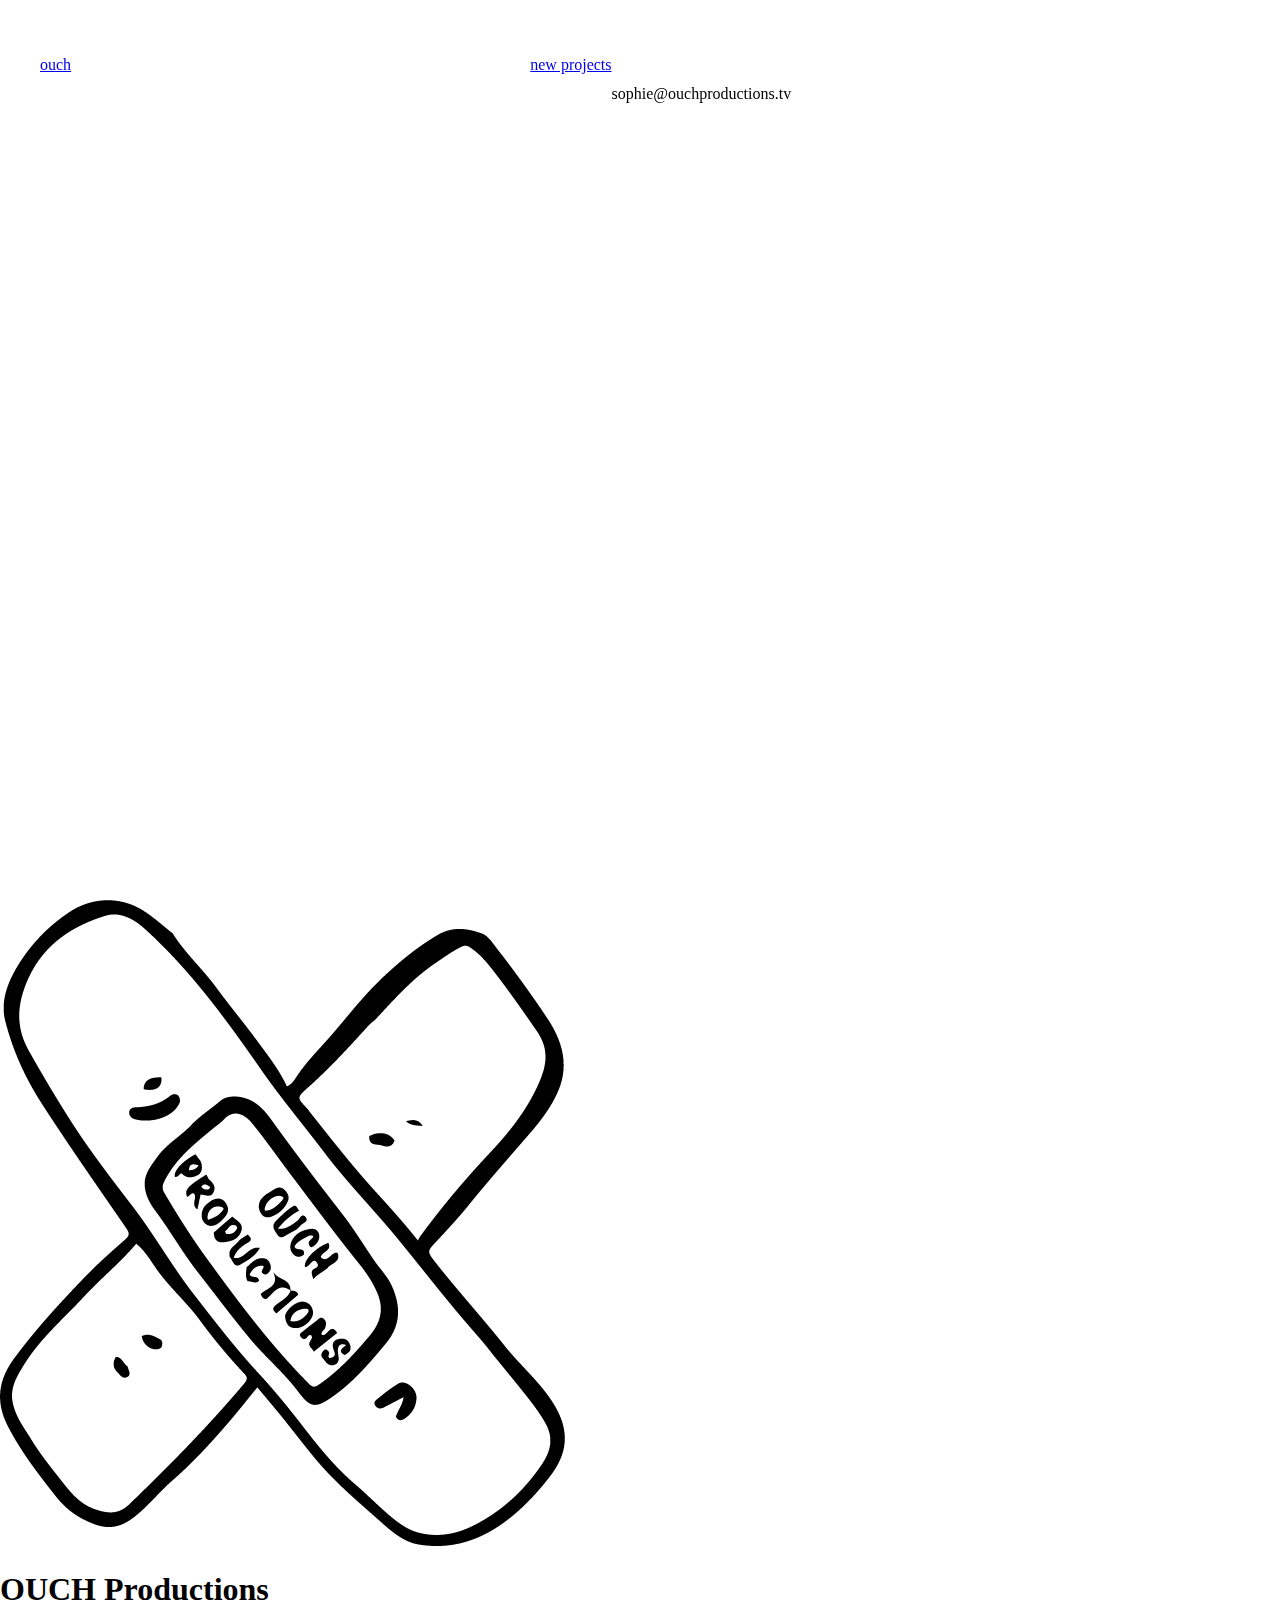
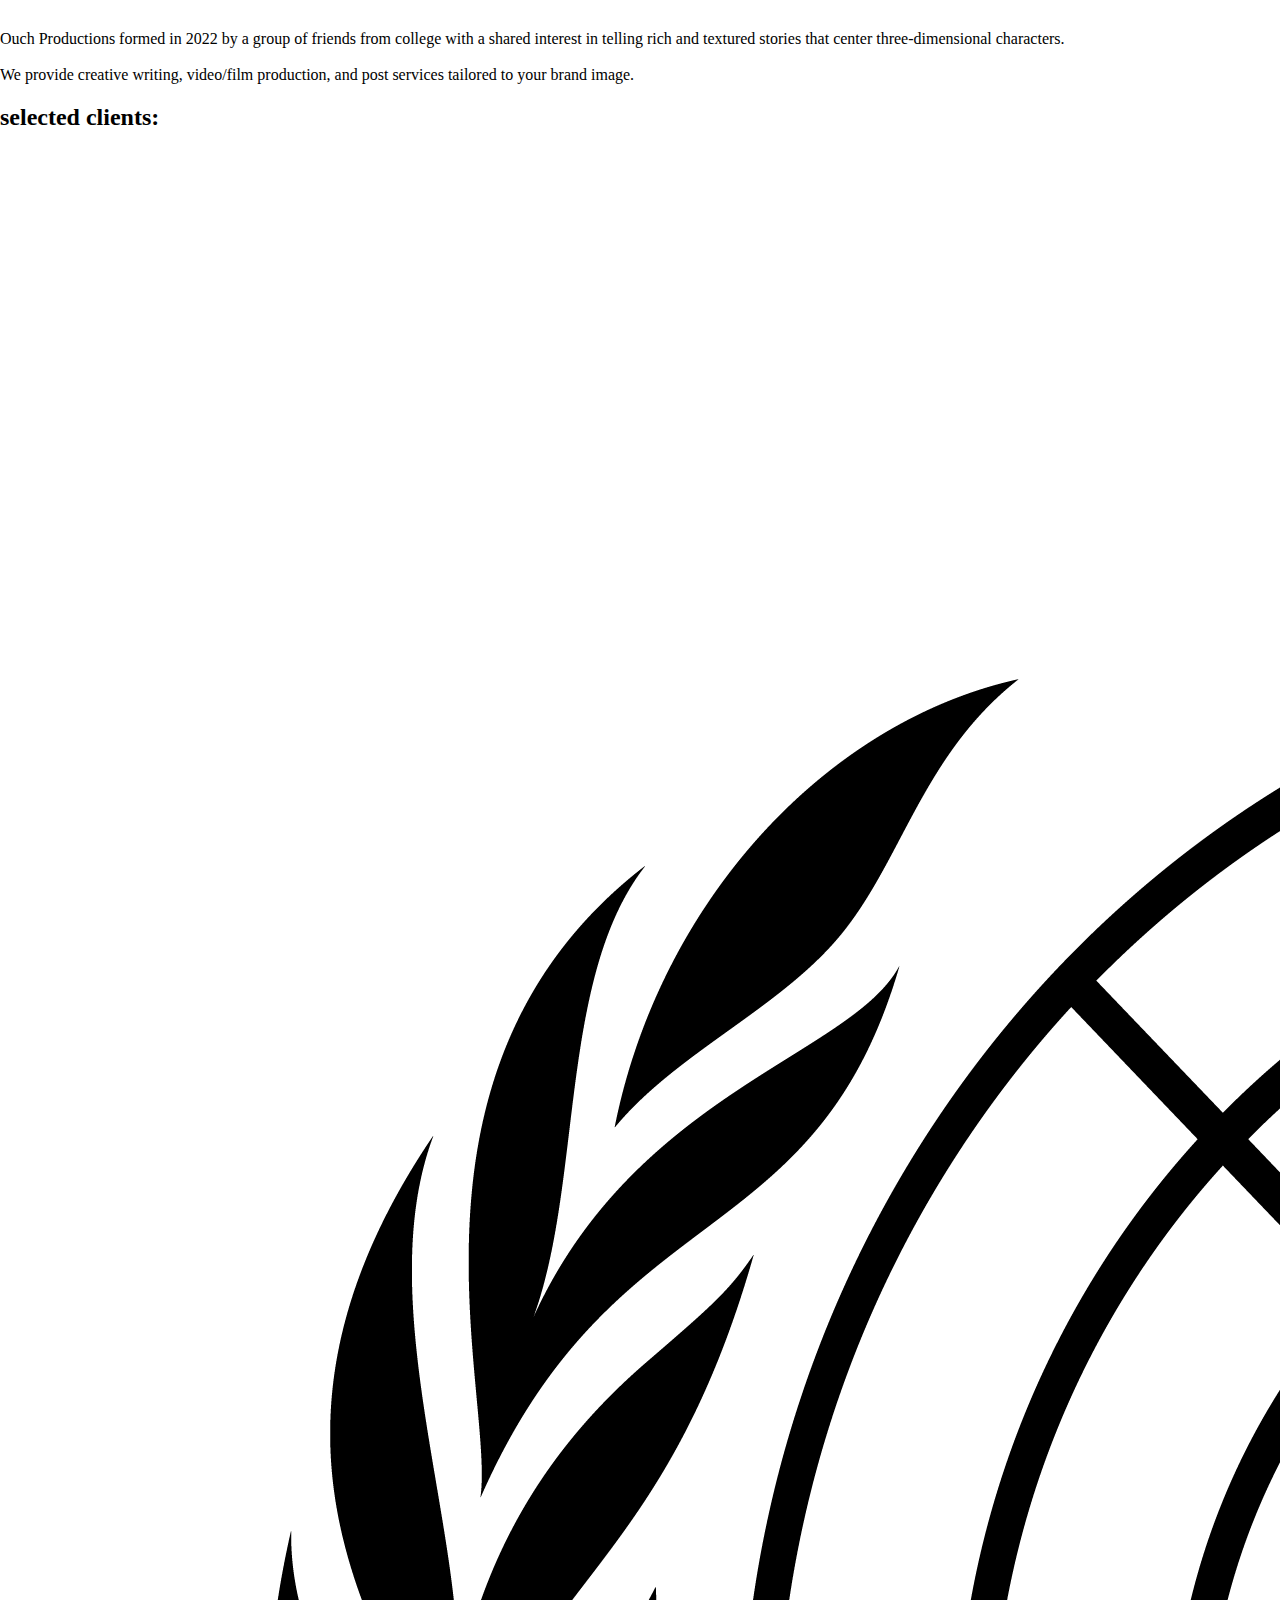
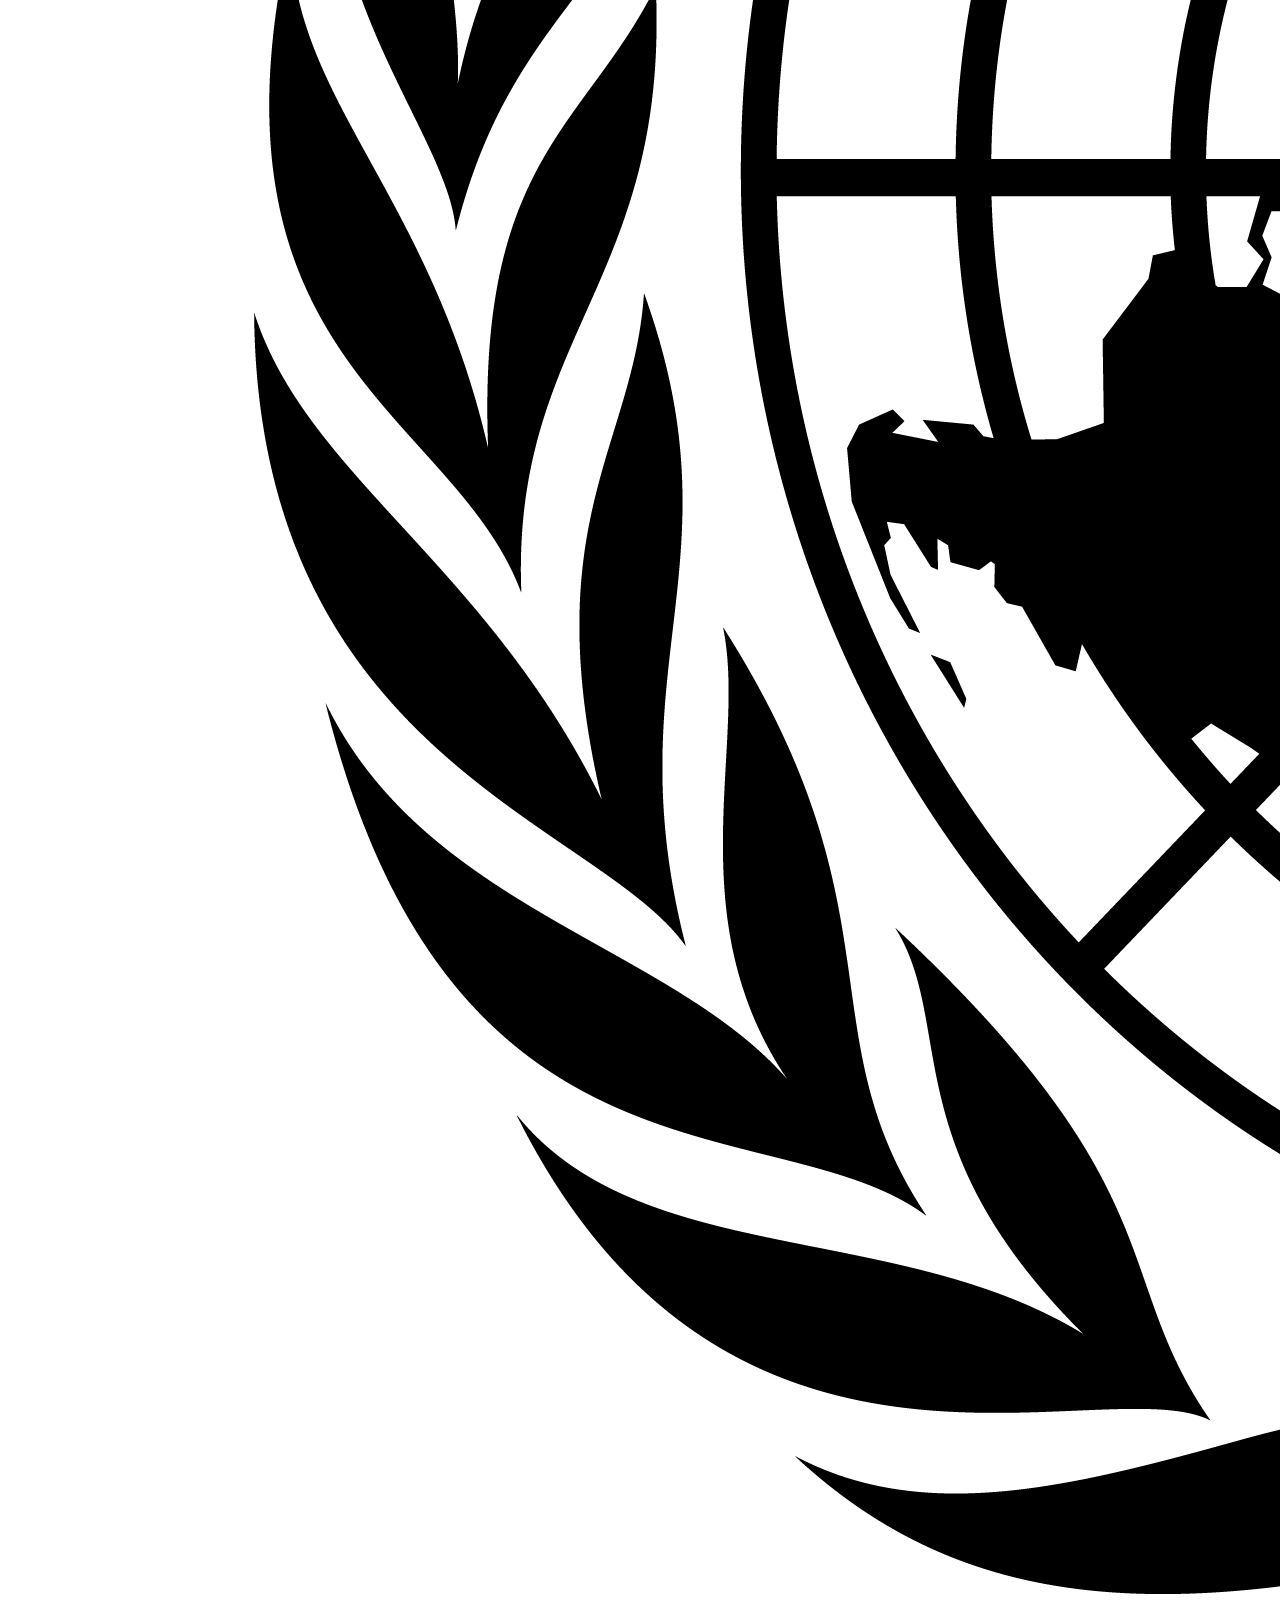
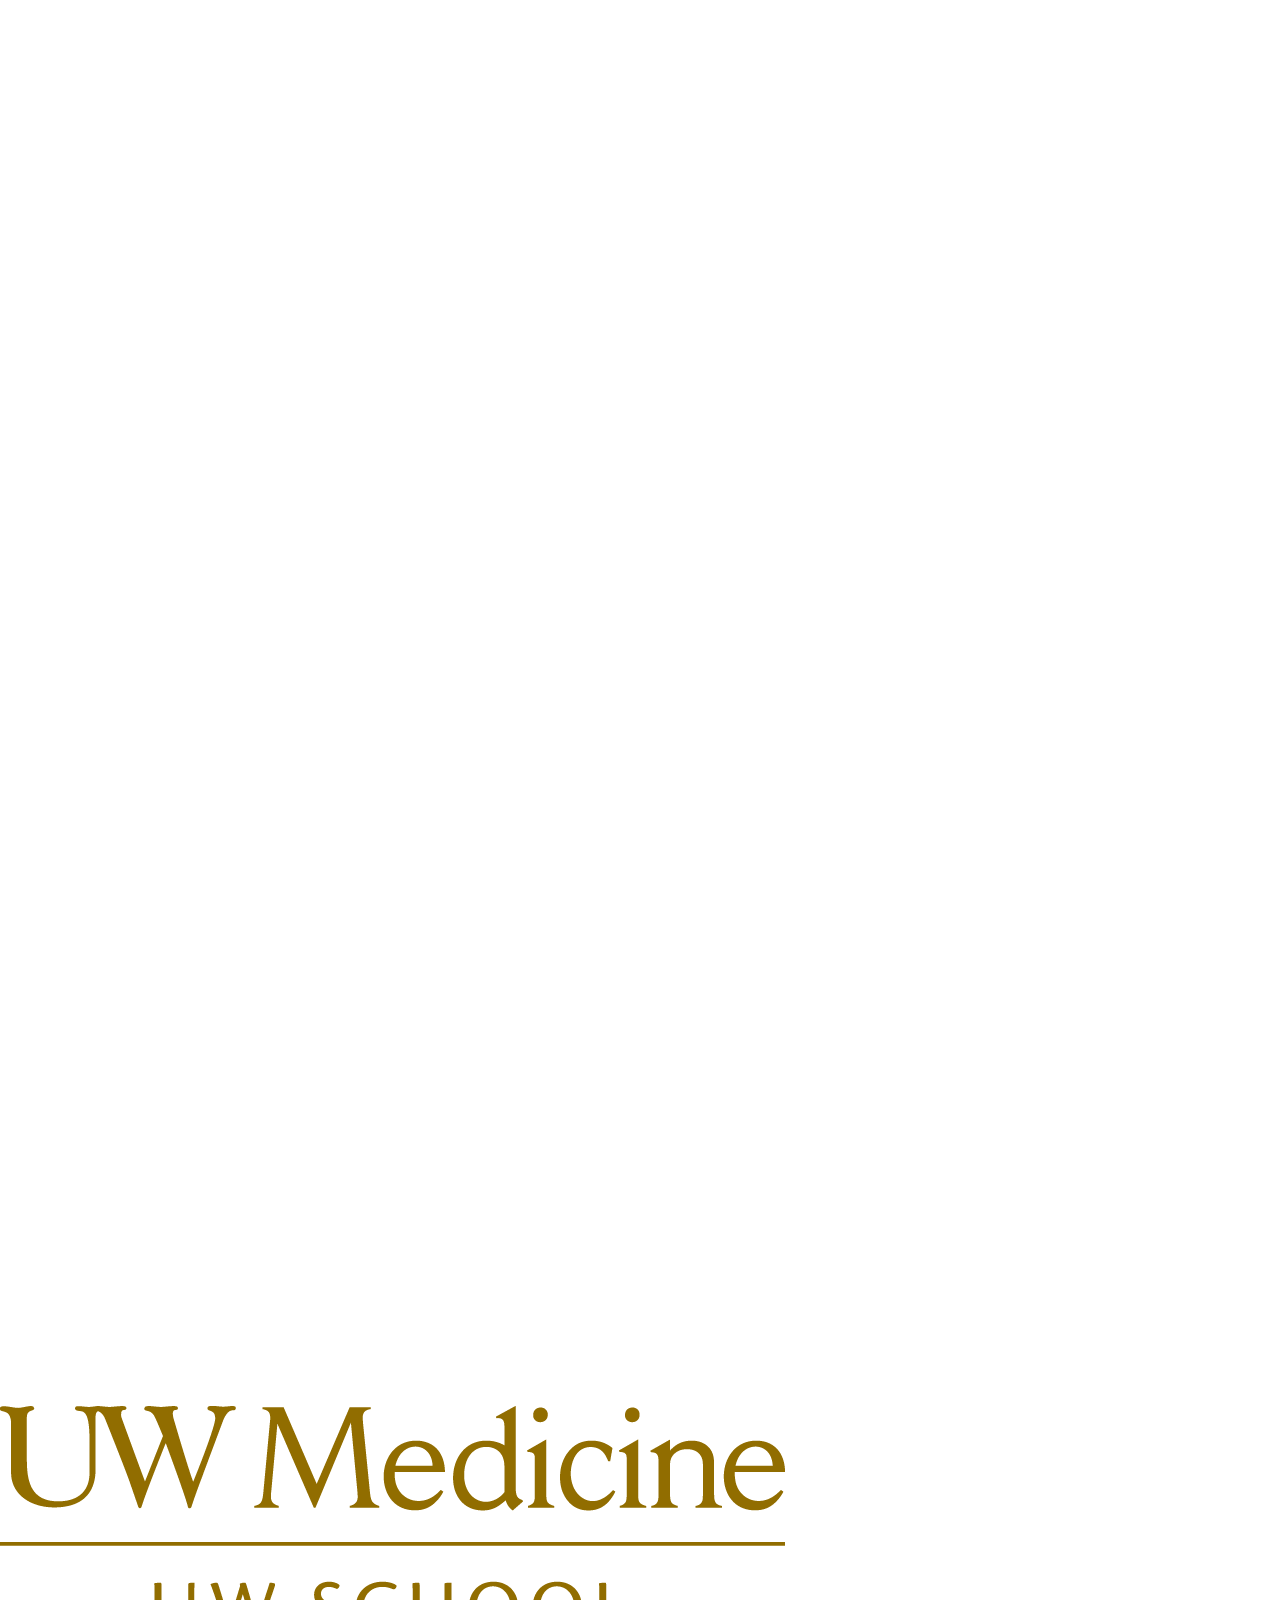
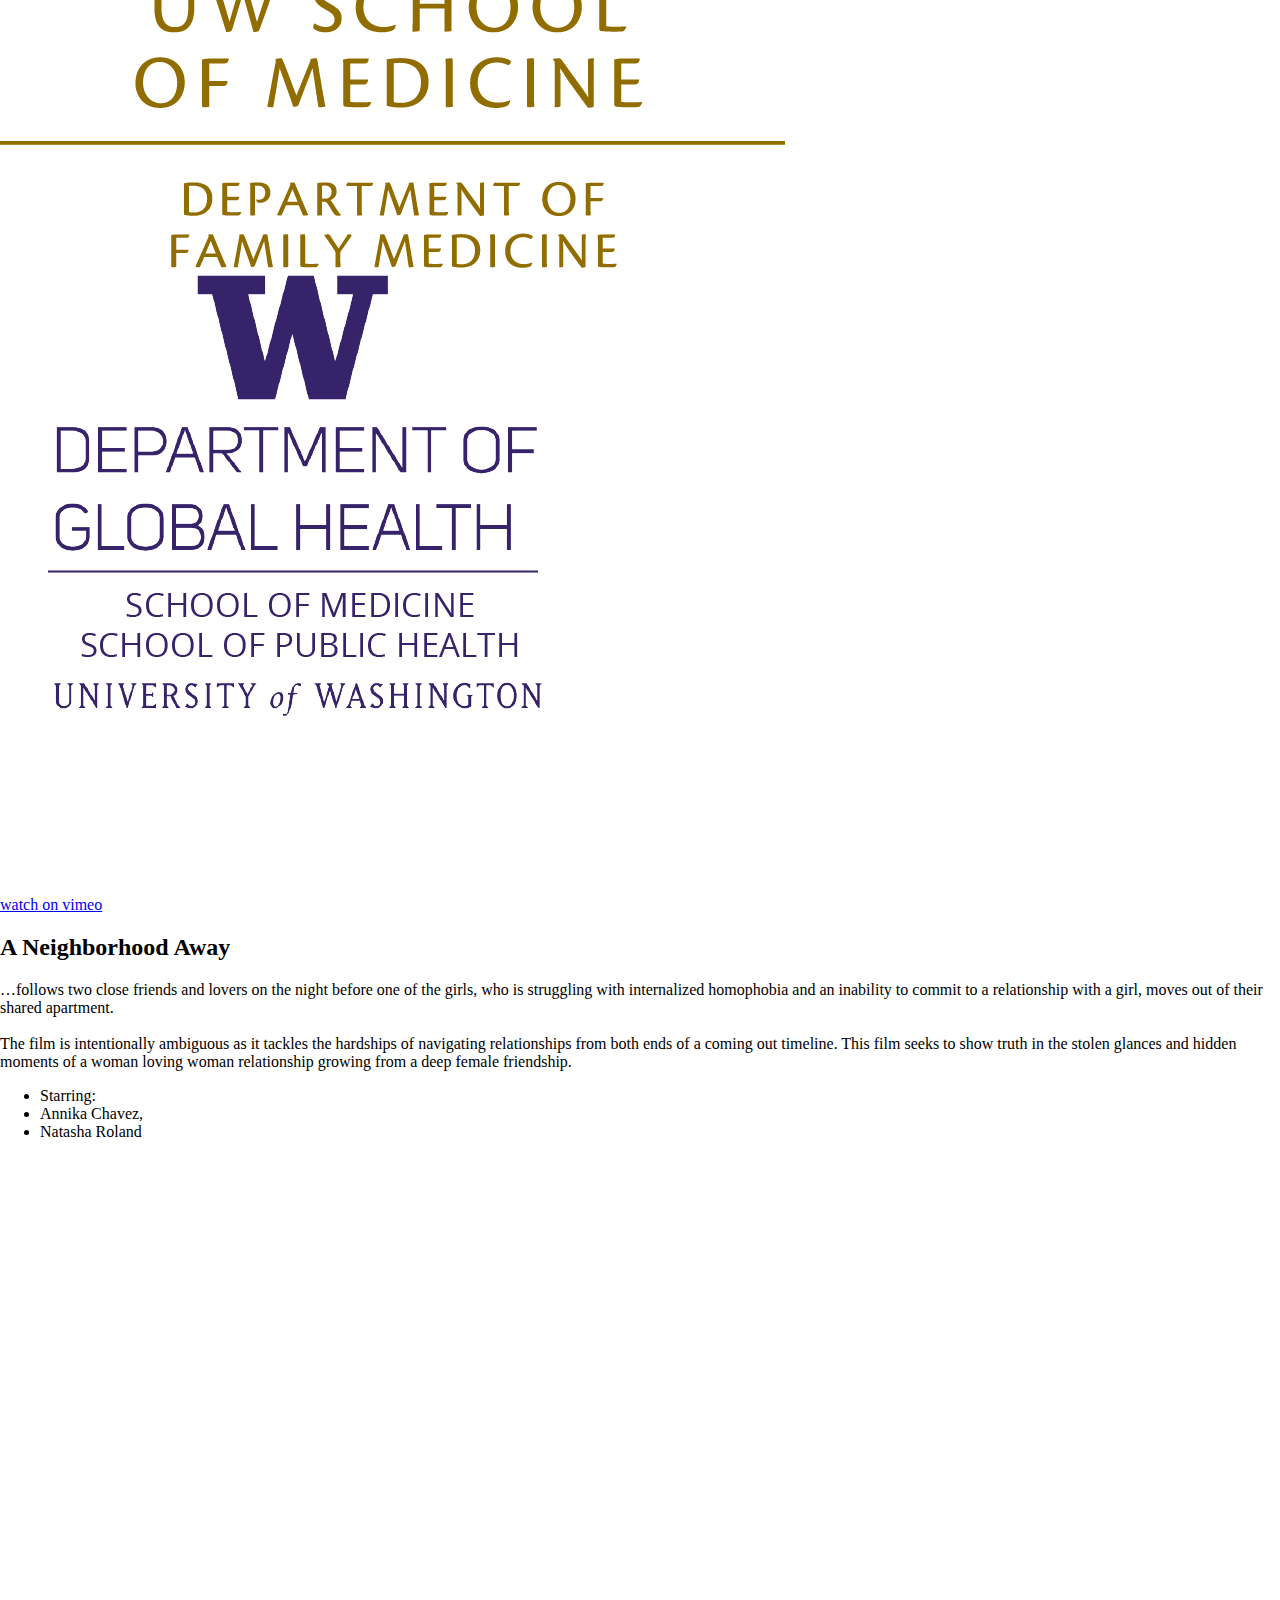
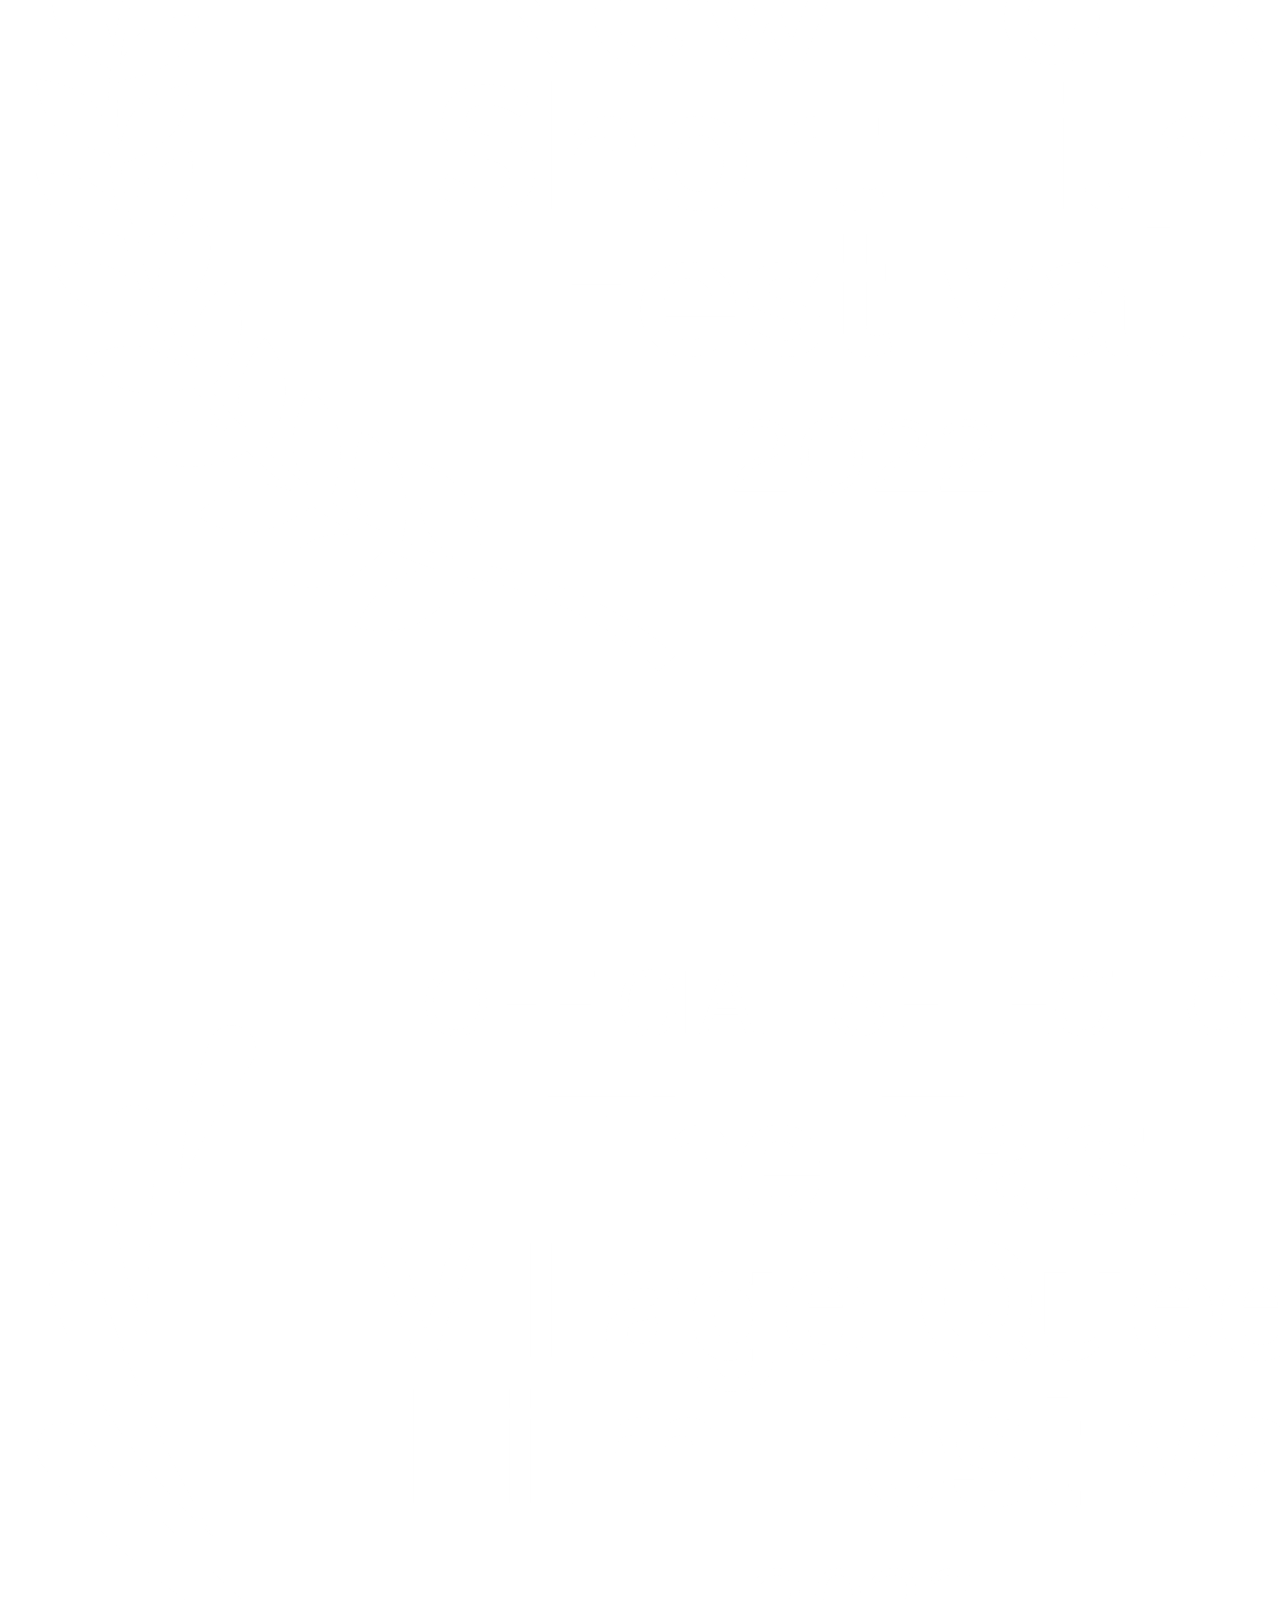
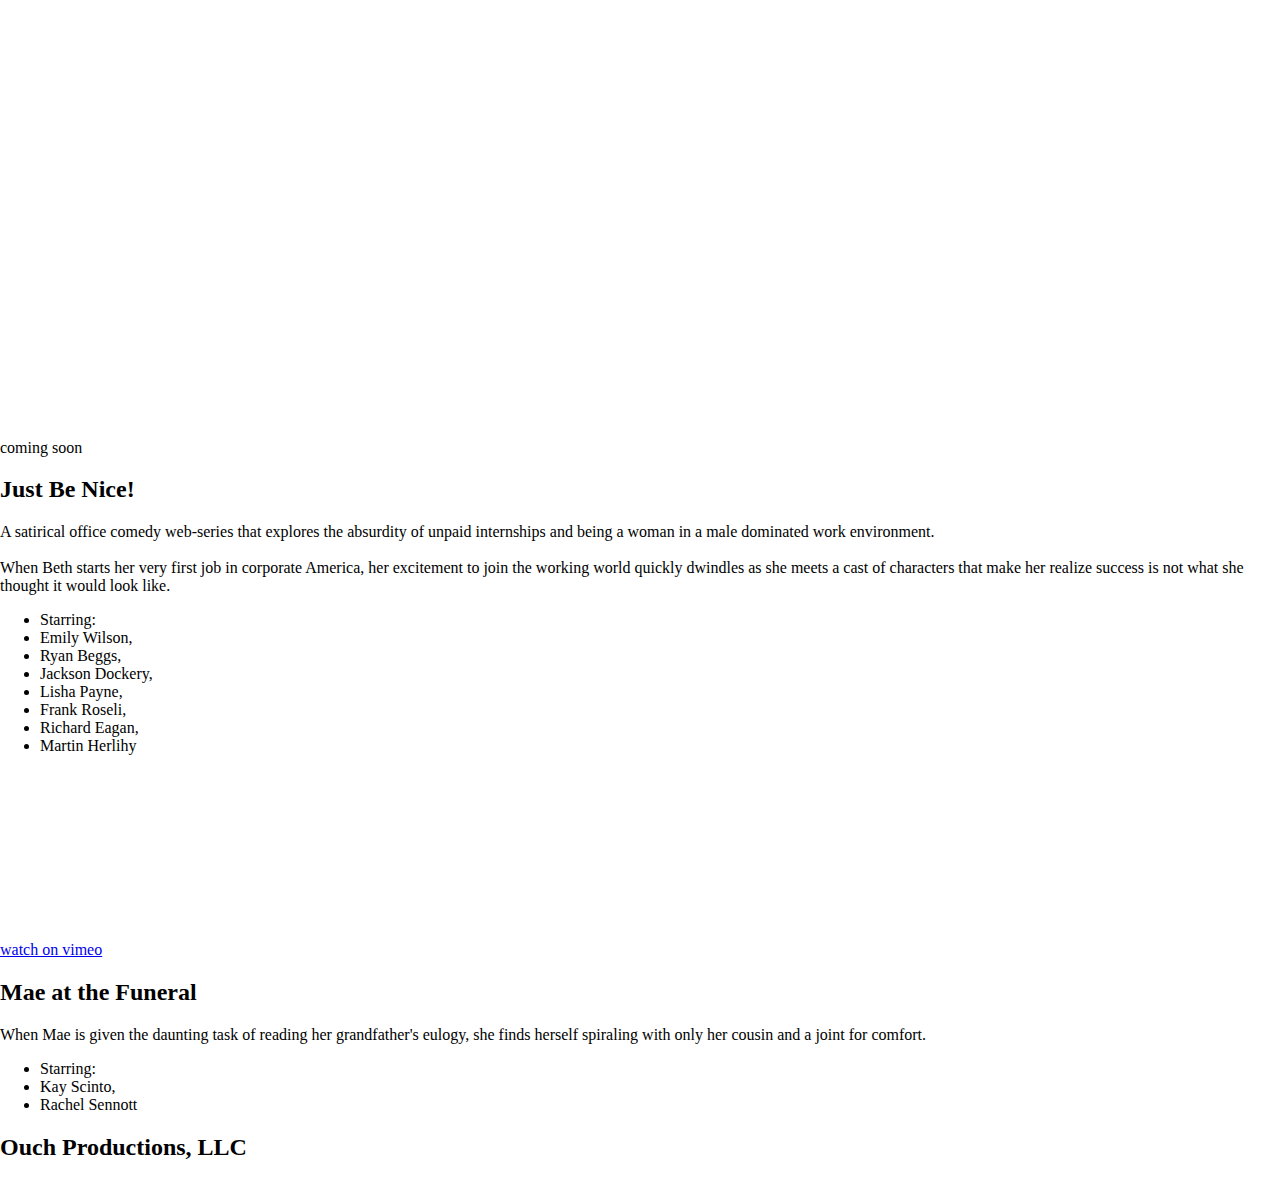
<file: index.html>
<!DOCTYPE html>
<html lang="en">
<head>
    <meta charset="UTF-8">
    <meta http-equiv="X-UA-Compatible" content="IE=edge">
    <meta name="viewport" content="width=device-width, initial-scale=1.0">
    <link rel="preconnect" href="https://fonts.googleapis.com">
    <link rel="preconnect" href="https://fonts.gstatic.com" crossorigin>
    <link href="https://fonts.googleapis.com/css2?family=Zilla+Slab:wght@400;700&display=swap" rel="stylesheet">
    <link href="https://fonts.googleapis.com/css2?family=Calistoga&display=swap" rel="stylesheet">
    <link href="./styles.css" rel="stylesheet">
    <title>OUCH</title>
    <meta name="description" content="Ouch Productions is a creatively minded company that aims at exploring holistic stories centering three-dimensional characters through a complementary lens.">
    <link rel="icon" type="image/webp" href="./assets/ouch-logo.webp">
</head>
<body>
    <div id="entrance"></div>
    <header>
        <div class="header-left">
            <a href="#" class="header-item"><p>ouch</p></a>
        </div>
        <div class="header-right">
            <a href="./projects.html"  class="header-item"><p>new projects</p></a>
            <div id="email">
                <img src="./assets/mail-icon-2.png" alt="email">
                <p>sophie@ouchproductions.tv</p>
                <!--<img src="./assets/copy.png" alt="copy email">-->
           </div>
           <a href="https://vimeo.com/user191524765" target="_blank" id="vimeo">
                <img src="./assets/vimeo-logo.png" alt="vimeo">
           </a>
        </div>
    </header>
    <main>
        <div id="banner">
            <div class="vid-wrapper">
                <video src="https://media.githubusercontent.com/media/elena-brosseau/ouch/main/assets/videos/sizzle-wide.mp4" class="wide" playsinline autoplay muted loop></video>
                <video src="https://media.githubusercontent.com/media/elena-brosseau/ouch/main/assets/videos/sizzle-mid.mp4" class="mid" playsinline autoplay muted loop></video>
            </div>
            <img src="./assets/ouch-logo.webp"  alt="OUCH Productions logo, two crossing band-aids making an X">
        </div>
        <div id="text">
            <div id="about-text">
                <h1>OUCH Productions</h1>
                <p>
                     Ouch Productions formed in 2022 by a group of friends from college with a shared interest in telling rich and textured stories that center three-dimensional characters. 
                    <br><br>
                    We provide creative writing, video/film production, and post services tailored to your brand image.
                </p>
            </div>
            <div id="selected">
                <h2>selected clients:</h2>
                <div id="clients">
                    <img src="./assets/PHILIPPINES WPRO logo 2022 BK.png" alt="WHO Philippines">
                    <img class="center" src="./assets/SOM_Family.Medicine.png" alt="">
                    <img src="./assets/DGHLogoCenteredStackedwithSchools-purple.png" alt="">
                </div>
            </div>
        </div>
        <div id="projects">
            <div class="vid-section first">
                <div class="vid">
                    <a href="https://vimeo.com/792414141" target="_blank">
                        <video id="ANA-vid" src="https://media.githubusercontent.com/media/elena-brosseau/ouch/main/assets/videos/ana-clip.mp4" playsinline autoplay muted loop></video>
                        <p>watch on vimeo</p>
                    </a>  
                </div>
                <div class="vid-text">
                    <h2>A Neighborhood Away</h2>
                    <p>…follows two close friends and lovers on the night before one of the girls, who is struggling with internalized homophobia and an inability to commit to a relationship with a girl, moves out of their shared apartment.
                    <br><br>
                    The film is intentionally ambiguous as it tackles the hardships of navigating relationships from both ends of a coming out timeline. This film seeks to show truth in the stolen glances and hidden moments of a woman loving woman relationship growing from a deep female friendship. 
                    </p>
                    <ul>
                        <li>Starring:</li>
                        <li>Annika Chavez,</li>
                        <li>Natasha Roland</li>
                    </ul>
                    <div class="laurels">
                        <img src="./assets/NYSFF-laurel.webp" alt="New York Short Film Festival 2022 Official Selection laurel">
                        <img src="./assets/EVQFF-laurel.webp" alt="East Village Queer Film Festival 2022 Official Selection laurel">
                    </div>
                </div>
            </div>
            <div class="vid-section">
                <div class="vid">
                    <video id="JBN-vid" src="https://media.githubusercontent.com/media/elena-brosseau/ouch/main/assets/videos/jbn-clip.mp4" playsinline autoplay muted loop></video>
                    <p>coming soon</p>
                </div>
                <div class="vid-text">
                    <h2>Just Be Nice!</h2>
                    <p>A satirical office comedy web-series that explores the absurdity of unpaid internships and being a woman in a male dominated work environment.
                    <br><br>
                    When Beth starts her very first job in corporate America, her excitement to join the working world quickly dwindles as she meets a cast of characters that make her realize success is not what she thought it would look like.</p>
                    <ul>
                        <li>Starring:</li>
                        <li>Emily Wilson,</li>
                        <li>Ryan Beggs,</li>
                        <li>Jackson Dockery,</li>
                        <li>Lisha Payne,</li>
                        <li>Frank Roseli,</li>
                        <li>Richard Eagan,</li>
                        <li>Martin Herlihy</li>
                    </ul>
                </div>
            </div>
            <div class="vid-section last">
                <div class="vid">
                    <a href="https://vimeo.com/793208158" target="_blank">
                        <video id="MATF-vid" src="https://media.githubusercontent.com/media/elena-brosseau/ouch/main/assets/videos/matf-clip.mp4" playsinline autoplay muted loop></video>
                        <p>watch on vimeo</p>
                    </a>
                </div>
                <div class="vid-text">
                    <h2>Mae at the Funeral</h2>
                    <p>When Mae is given the daunting task of reading her grandfather's eulogy, she finds herself spiraling with only her cousin and a joint for comfort.</p>
                    <ul>
                        <li>Starring:</li>
                        <li>Kay Scinto,</li>
                        <li>Rachel Sennott</li>
                    </ul>
                </div>
            </div>
        </div>
    </main>
    <footer>
        <h2>Ouch Productions, LLC</h2>
    </footer>
    <script src="./scripts.js"></script>
</body>
</html>
</file>
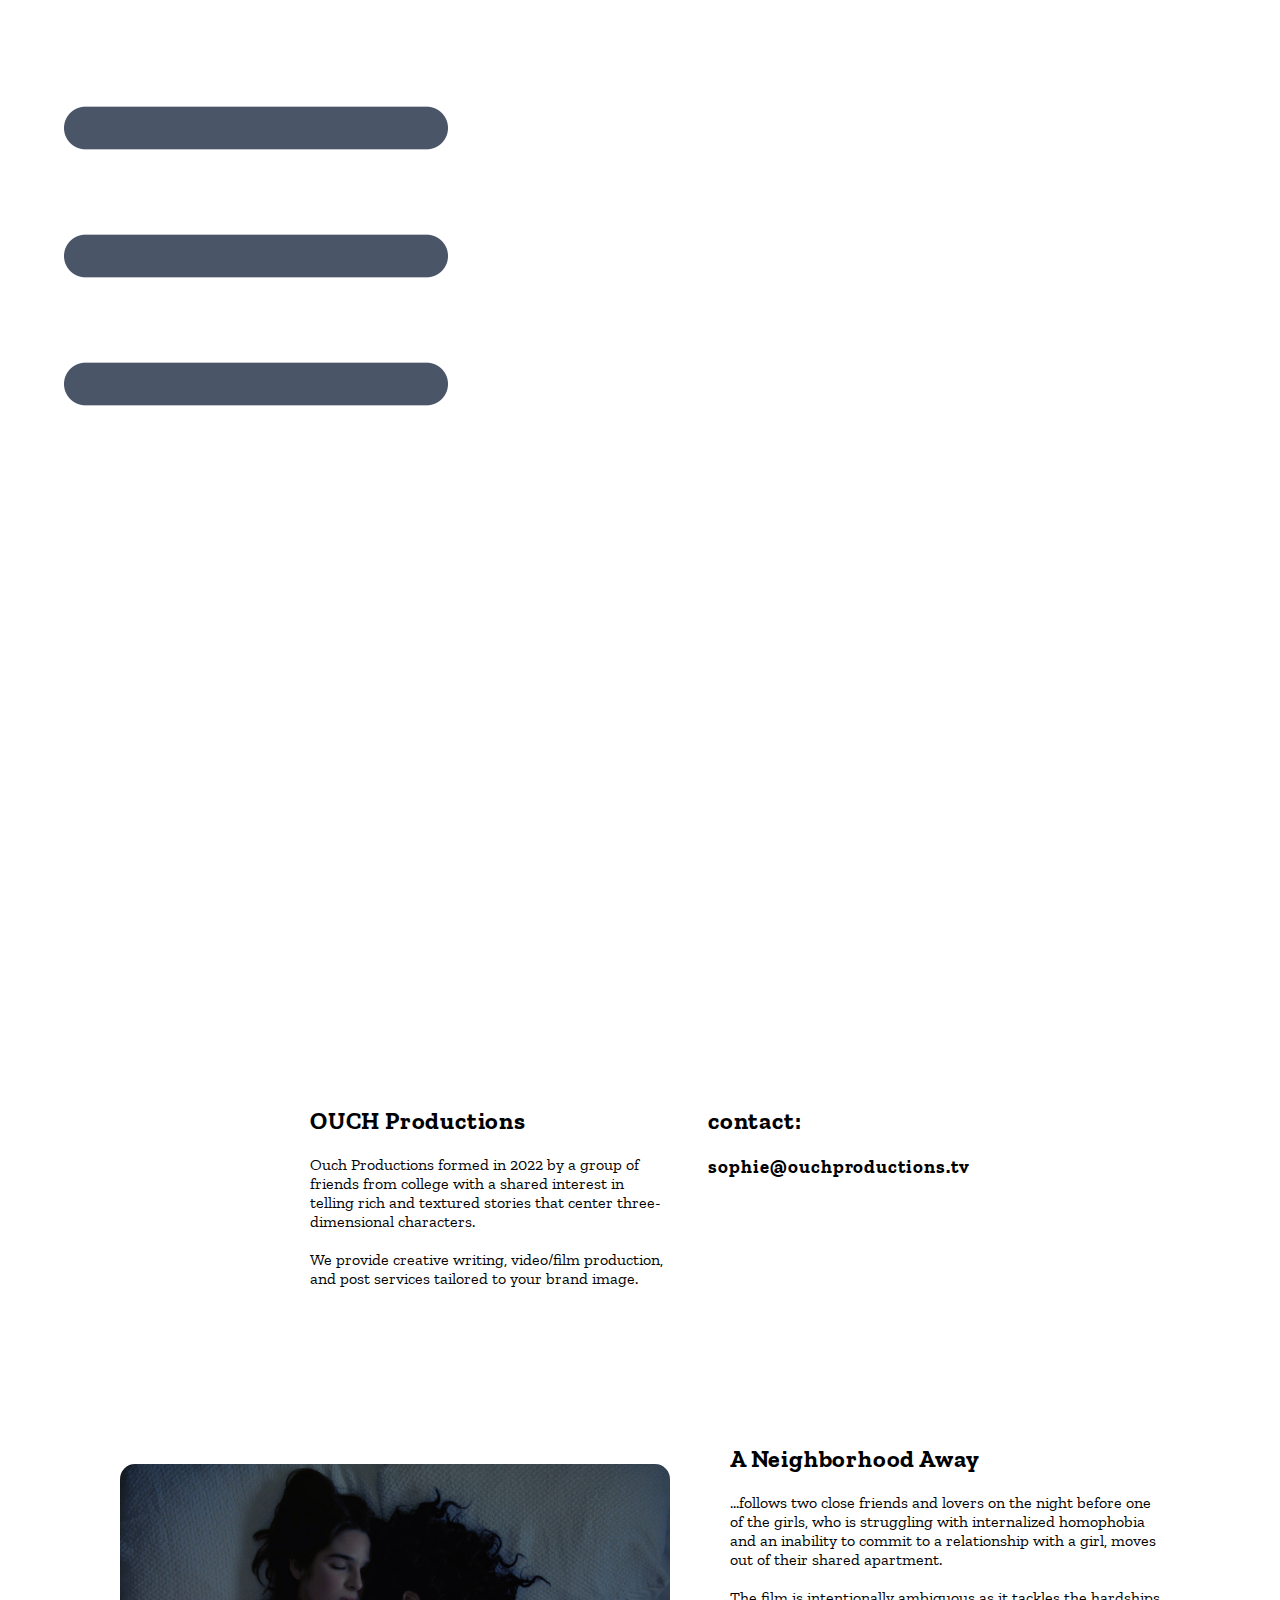
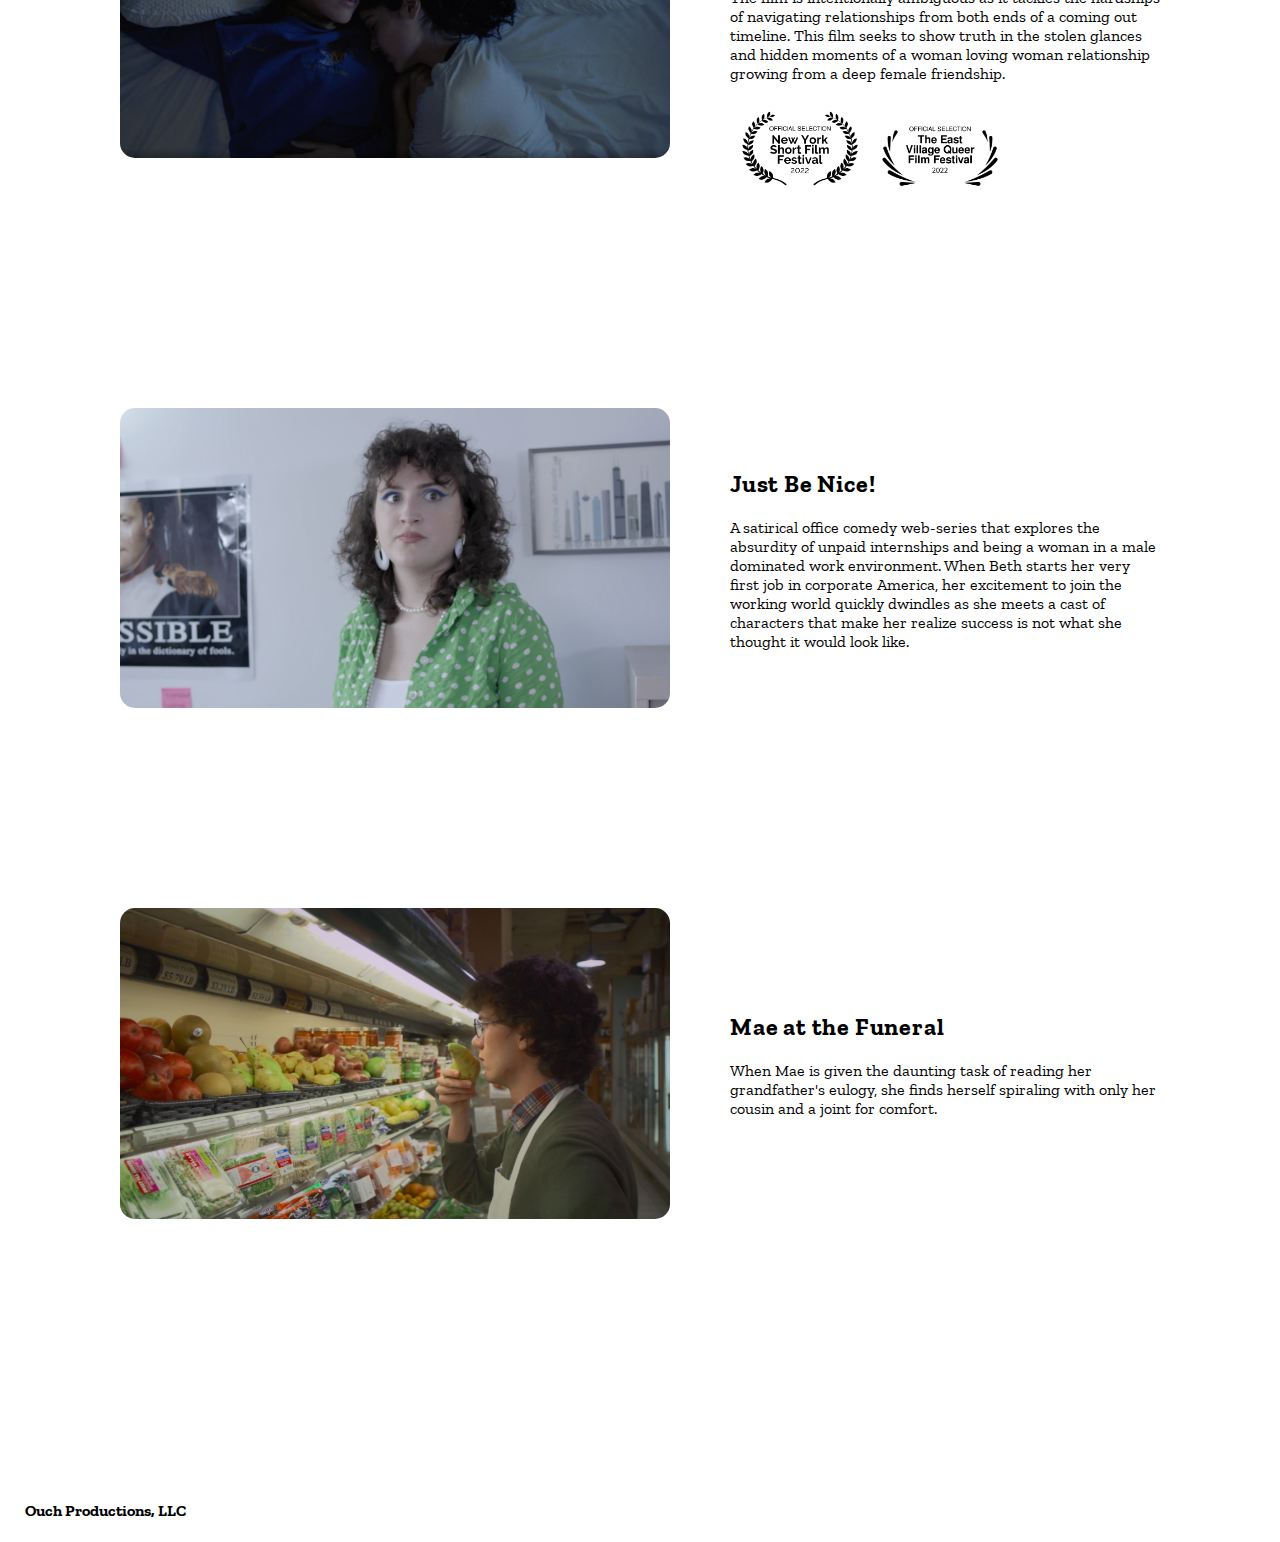
<file: index-backup.html>
<!DOCTYPE html>
<html lang="en">
<head>
    <meta charset="UTF-8">
    <meta http-equiv="X-UA-Compatible" content="IE=edge">
    <meta name="viewport" content="width=device-width, initial-scale=1.0">
    <link rel="preconnect" href="https://fonts.googleapis.com">
    <link rel="preconnect" href="https://fonts.gstatic.com" crossorigin>
    <link href="https://fonts.googleapis.com/css2?family=Zilla+Slab:wght@400;700&display=swap" rel="stylesheet">
    <link href="https://fonts.googleapis.com/css2?family=Calistoga&display=swap" rel="stylesheet">
    <link href="./styles/styles.css" rel="stylesheet">
    <link href="./styles/universal.css" rel="stylesheet">
    <link href="./styles/projects.css" rel="stylesheet">
    <title>OUCH</title>
    <meta name="description" content="Ouch Productions is a creatively minded company that aims at exploring holistic stories centering three-dimensional characters through a complementary lens.">
</head>
<body>
    <!--<header>
        <div id="path">
            <!--<a href="#"><img src="./assets/ouch-logo.webp" alt="OUCH Productions logo, two crossing band-aids making an X"></a>
            <h1>ouch / <span id="location">home</span></h1>
        </div>
        <ul id="nav-list">
            <li><a href="./pages/projects.html">projects</a></li>
        </ul>
    </header>-->
    <img src="./assets/menu-512.webp" alt="menu" id="menu">
    <main>
        <div id="banner">
            <div class="vid-wrapper">
                <video class="wide" playsinline autoplay muted loop>
                    <source type="video/mp4" src="https://media.githubusercontent.com/media/HelloGonzo/ouch/main/assets/sizzle-wide.mp4">
                </video>
                <video class="mid" playsinline autoplay muted loop>
                    <source type="video/mp4" src="https://media.githubusercontent.com/media/HelloGonzo/ouch/main/assets/sizzle-mid.mp4">
                </video>
            </div>
            <img src="./assets/ouch-logo.webp"  alt="OUCH Productions logo, two crossing band-aids making an X">
        </div>
        <div id="text">
            <div id="about-text">
                <h1>OUCH Productions</h1>
                <p>
                     Ouch Productions formed in 2022 by a group of friends from college with a shared interest in telling rich and textured stories that center three-dimensional characters. 
                    <br><br>
                    We provide creative writing, video/film production, and post services tailored to your brand image.
                </p>
            </div>
            <address>
                <h2>contact:</h2>
                <p>sophie@ouchproductions.tv</p>
            </address>
        </div>
        <div id="projects">
            <div class="vid-section first">
                <div class="vid">
                    <img src="./assets/ANA-cover.png" alt="A scene from Ouch's \'A Neighborhood Away\', a couple embracing in bed">
                </div>
                <div class="vid-text">
                    <h2>A Neighborhood Away</h2>
                    <p>…follows two close friends and lovers on the night before one of the girls, who is struggling with internalized homophobia and an inability to commit to a relationship with a girl, moves out of their shared apartment.
                    <br><br>
                    The film is intentionally ambiguous as it tackles the hardships of navigating relationships from both ends of a coming out timeline. This film seeks to show truth in the stolen glances and hidden moments of a woman loving woman relationship growing from a deep female friendship. 
                    </p>
                    <div class="laurels">
                        <img src="./assets/NYSFF-laurel.webp" alt="New York Short Film Festival 2022 Official Selection laurel">
                        <img src="./assets/EVQFF-laurel.webp" alt="East Village Queer Film Festival 2022 Official Selection laurel">
                    </div>
                </div>
            </div>
            <div class="vid-section">
                <div class="vid">
                    <img src="./assets/JBN-cover-1.png" alt="A scene from Ouch's \'Just Be Nice\', a young woman in an office looking concerned">
                </div>
                <div class="vid-text">
                    <h2>Just Be Nice!</h2>
                    <p>A satirical office comedy web-series that explores the absurdity of unpaid internships and being a woman in a male dominated work environment. When Beth starts her very first job in corporate America, her excitement to join the working world quickly dwindles as she meets a cast of characters that make her realize success is not what she thought it would look like.</p>
                </div>
            </div>
            <div class="vid-section last">
                <div class="vid">
                    <img src="./assets/MATF-grab-1.png" alt="A scene from Ouch's \'Mae at the Funeral\', a grocery store clerk sniffing a banana">
                </div>
                <div class="vid-text">
                    <h2>Mae at the Funeral</h2>
                    <p>When Mae is given the daunting task of reading her grandfather's eulogy, she finds herself spiraling with only her cousin and a joint for comfort.</p>
                </div>
            </div>
        </div>
    </main>

    <footer>
        <h2>Ouch Productions, LLC</h2>
    </footer>
</body>
</html>
</file>
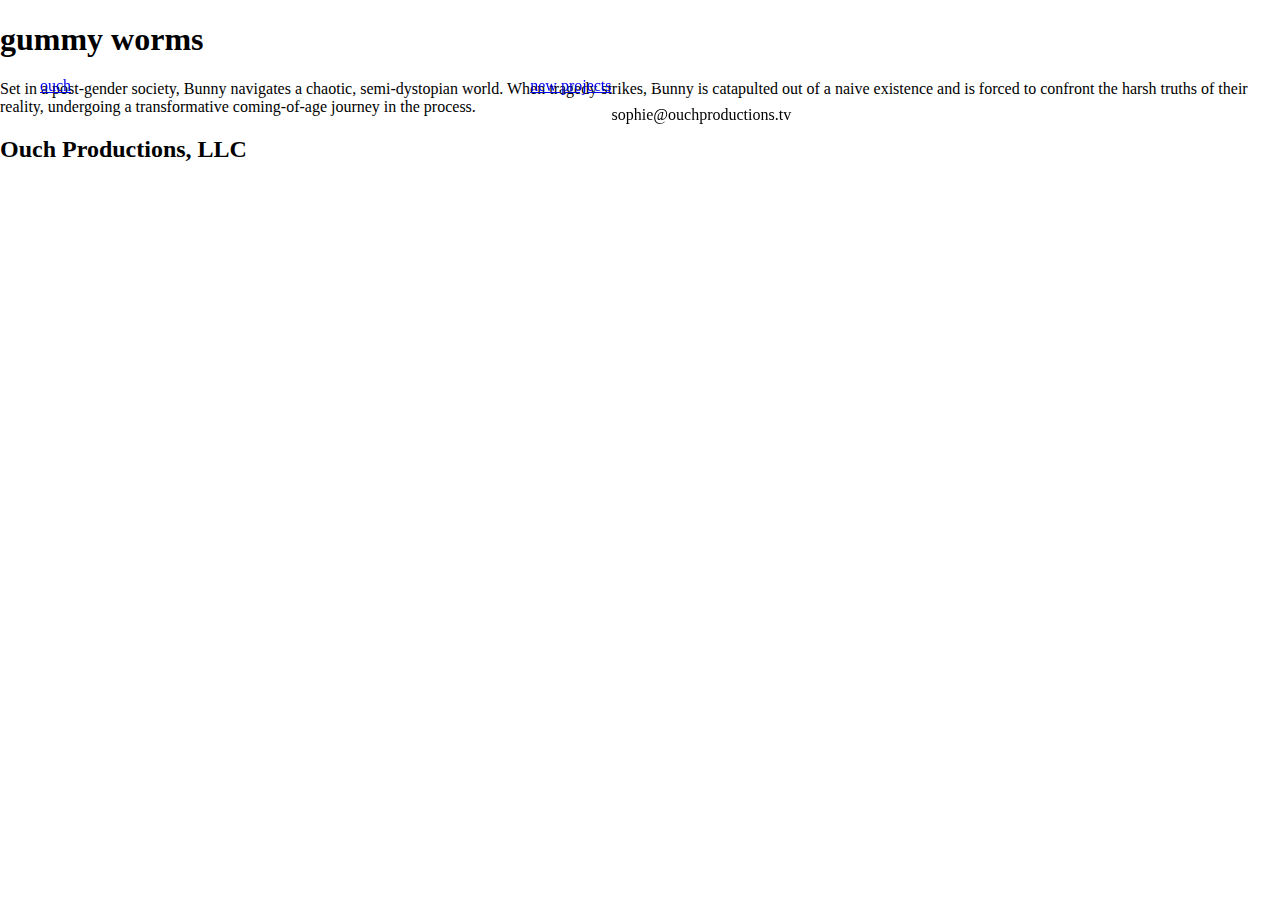
<file: projects.html>
<!DOCTYPE html>
<html lang="en">
<head>
    <meta charset="UTF-8">
    <meta name="viewport" content="width=device-width, initial-scale=1.0">
    <link rel="preconnect" href="https://fonts.googleapis.com">
    <link rel="preconnect" href="https://fonts.gstatic.com" crossorigin>
    <link href="https://fonts.googleapis.com/css2?family=Zilla+Slab:wght@400;700&display=swap" rel="stylesheet">
    <link href="https://fonts.googleapis.com/css2?family=Calistoga&display=swap" rel="stylesheet">
    <link href="./styles.css" rel="stylesheet">
    <title>New Projects</title>
    <meta name="description" content="Ouch Productions is a creatively minded company that aims at exploring holistic stories centering three-dimensional characters through a complementary lens.">
    <link rel="icon" type="image/webp" href="./assets/ouch-logo.webp">
</head>
<body>
    <header>
        <div class="header-left">
            <a href="./index.html" class="header-item"><p>ouch</p></a>
        </div>
        <div class="header-right">
            <a href="#"  class="header-item"><p>new projects</p></a>
            <div id="email">
                <img src="./assets/mail-icon-2.png" alt="email">
                <p>sophie@ouchproductions.tv</p>
                <!--<img src="./assets/copy.png" alt="copy email">-->
           </div>
           <a href="https://vimeo.com/user191524765" target="_blank" id="vimeo">
                <img src="./assets/vimeo-logo.png" alt="vimeo">
           </a>
        </div>
    </header>
     <main>
        <div class="projects-banner"></div>
         <div class="projects-text">
            <h1>gummy worms</h1>
            <p>Set in a post-gender society, Bunny navigates a chaotic, semi-dystopian world. When tragedy strikes, Bunny is catapulted out of a naive existence and is forced to confront the harsh truths of their reality, undergoing a transformative coming-of-age journey in the process.</p>
         </div>
     </main>
     <footer>
        <h2>Ouch Productions, LLC</h2>
    </footer>
</body>
</html>
</file>
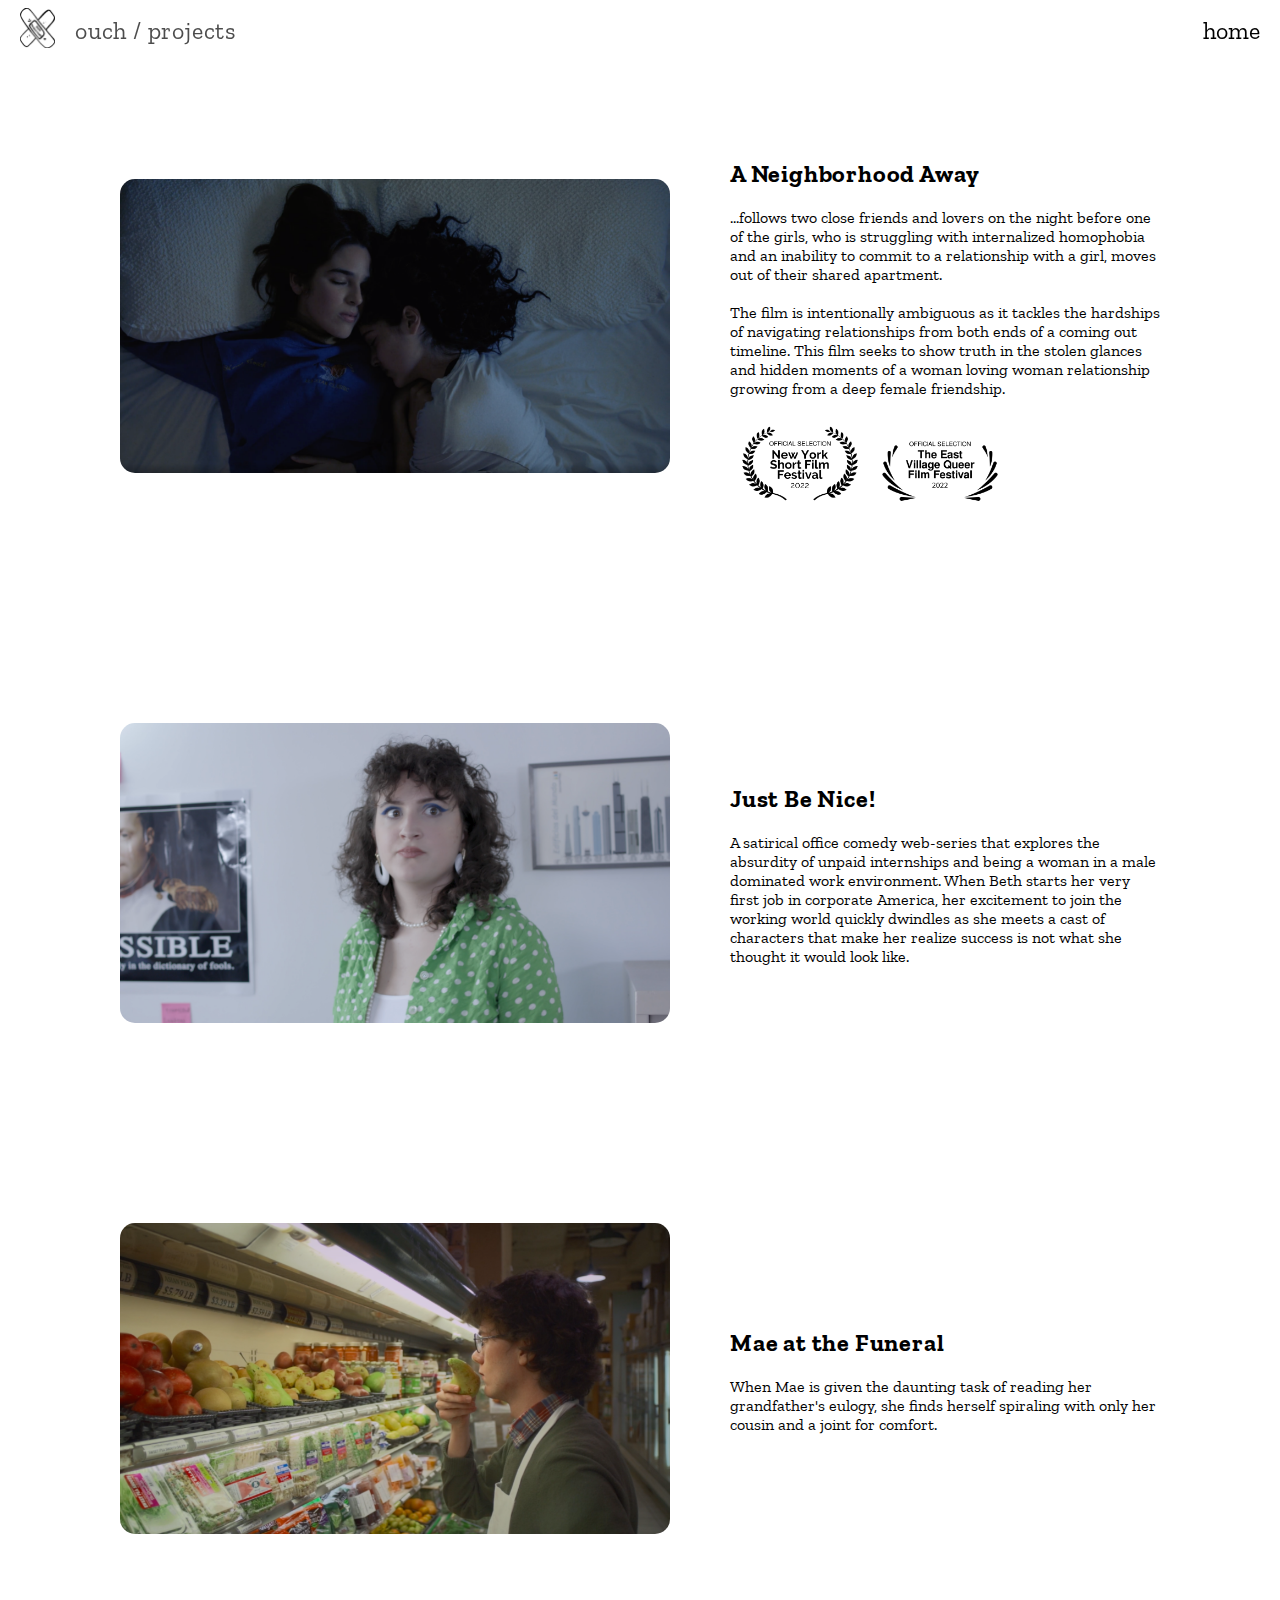
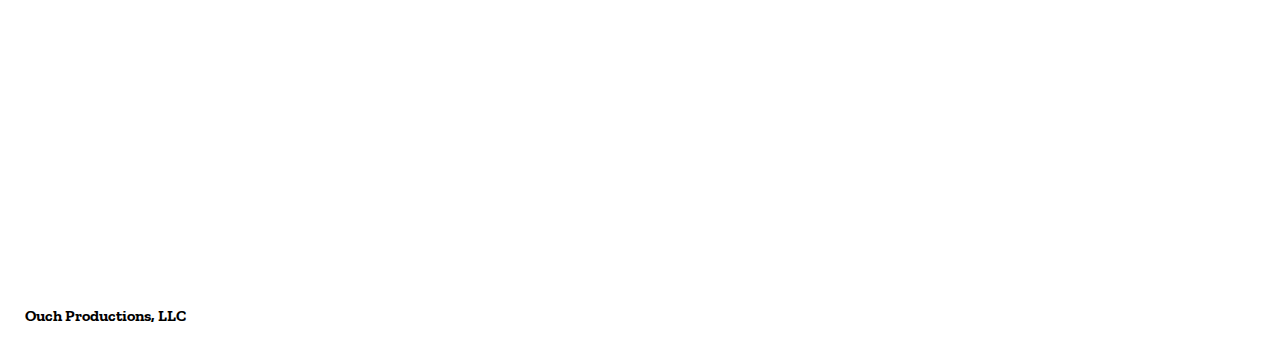
<file: pages/projects.html>
<!DOCTYPE html>
<html lang="en">
<head>
    <meta charset="UTF-8">
    <meta http-equiv="X-UA-Compatible" content="IE=edge">
    <meta name="viewport" content="width=device-width, initial-scale=1.0;">
    <link rel="preconnect" href="https://fonts.gstatic.com" crossorigin>
    <link href="https://fonts.googleapis.com/css2?family=Zilla+Slab:wght@400;700&display=swap" rel="stylesheet">
    <link href="../styles/projects.css" rel="stylesheet">
    <link href="../styles/universal.css" rel="stylesheet">
    <title>Projects</title>
    <meta name="description" content="Ouch projects include an array of short films and series.">
</head>
<body>
    <header>
        <div id="path">
            <a href="#"><img src="../assets/ouch-logo.webp" alt="OUCH Productions logo, two crossing band-aids making an X"></a>
            <h1>ouch / projects</h1>
        </div>
        <ul id="nav-list">
            <li><a href="../index.html">home</a></li>
        </ul>
    </header>
    <br>
    <main>
        <div class="vid-section first">
            <div class="vid">
                <img src="../assets/ANA-cover.png" alt="A scene from Ouch's \'A Neighborhood Away\', a couple embracing in bed">
            </div>
            <div class="vid-text">
                <h2>A Neighborhood Away</h2>
                <p>…follows two close friends and lovers on the night before one of the girls, who is struggling with internalized homophobia and an inability to commit to a relationship with a girl, moves out of their shared apartment.
                <br><br>
                The film is intentionally ambiguous as it tackles the hardships of navigating relationships from both ends of a coming out timeline. This film seeks to show truth in the stolen glances and hidden moments of a woman loving woman relationship growing from a deep female friendship. 
                </p>
                <div class="laurels">
                    <img src="../assets/NYSFF-laurel.webp" alt="New York Short Film Festival 2022 Official Selection laurel">
                    <img src="../assets/EVQFF-laurel.webp" alt="East Village Queer Film Festival 2022 Official Selection laurel">
                </div>
            </div>
        </div>
        <div class="vid-section">
            <div class="vid">
                <img src="../assets/JBN-cover-1.png" alt="A scene from Ouch's \'Just Be Nice\', a young woman in an office looking concerned">
            </div>
            <div class="vid-text">
                <h2>Just Be Nice!</h2>
                <p>A satirical office comedy web-series that explores the absurdity of unpaid internships and being a woman in a male dominated work environment. When Beth starts her very first job in corporate America, her excitement to join the working world quickly dwindles as she meets a cast of characters that make her realize success is not what she thought it would look like.</p>
            </div>
        </div>
        <div class="vid-section last">
            <div class="vid">
                <img src="../assets/MATF-grab-1.png" alt="A scene from Ouch's \'Mae at the Funeral\', a grocery store clerk sniffing a banana">
            </div>
            <div class="vid-text">
                <h2>Mae at the Funeral</h2>
                <p>When Mae is given the daunting task of reading her grandfather's eulogy, she finds herself spiraling with only her cousin and a joint for comfort.</p>
            </div>
        </div>
    </main>
    <footer>
            <h4>Ouch Productions, LLC</h4>
    </footer>
</body>
</html>
</file>
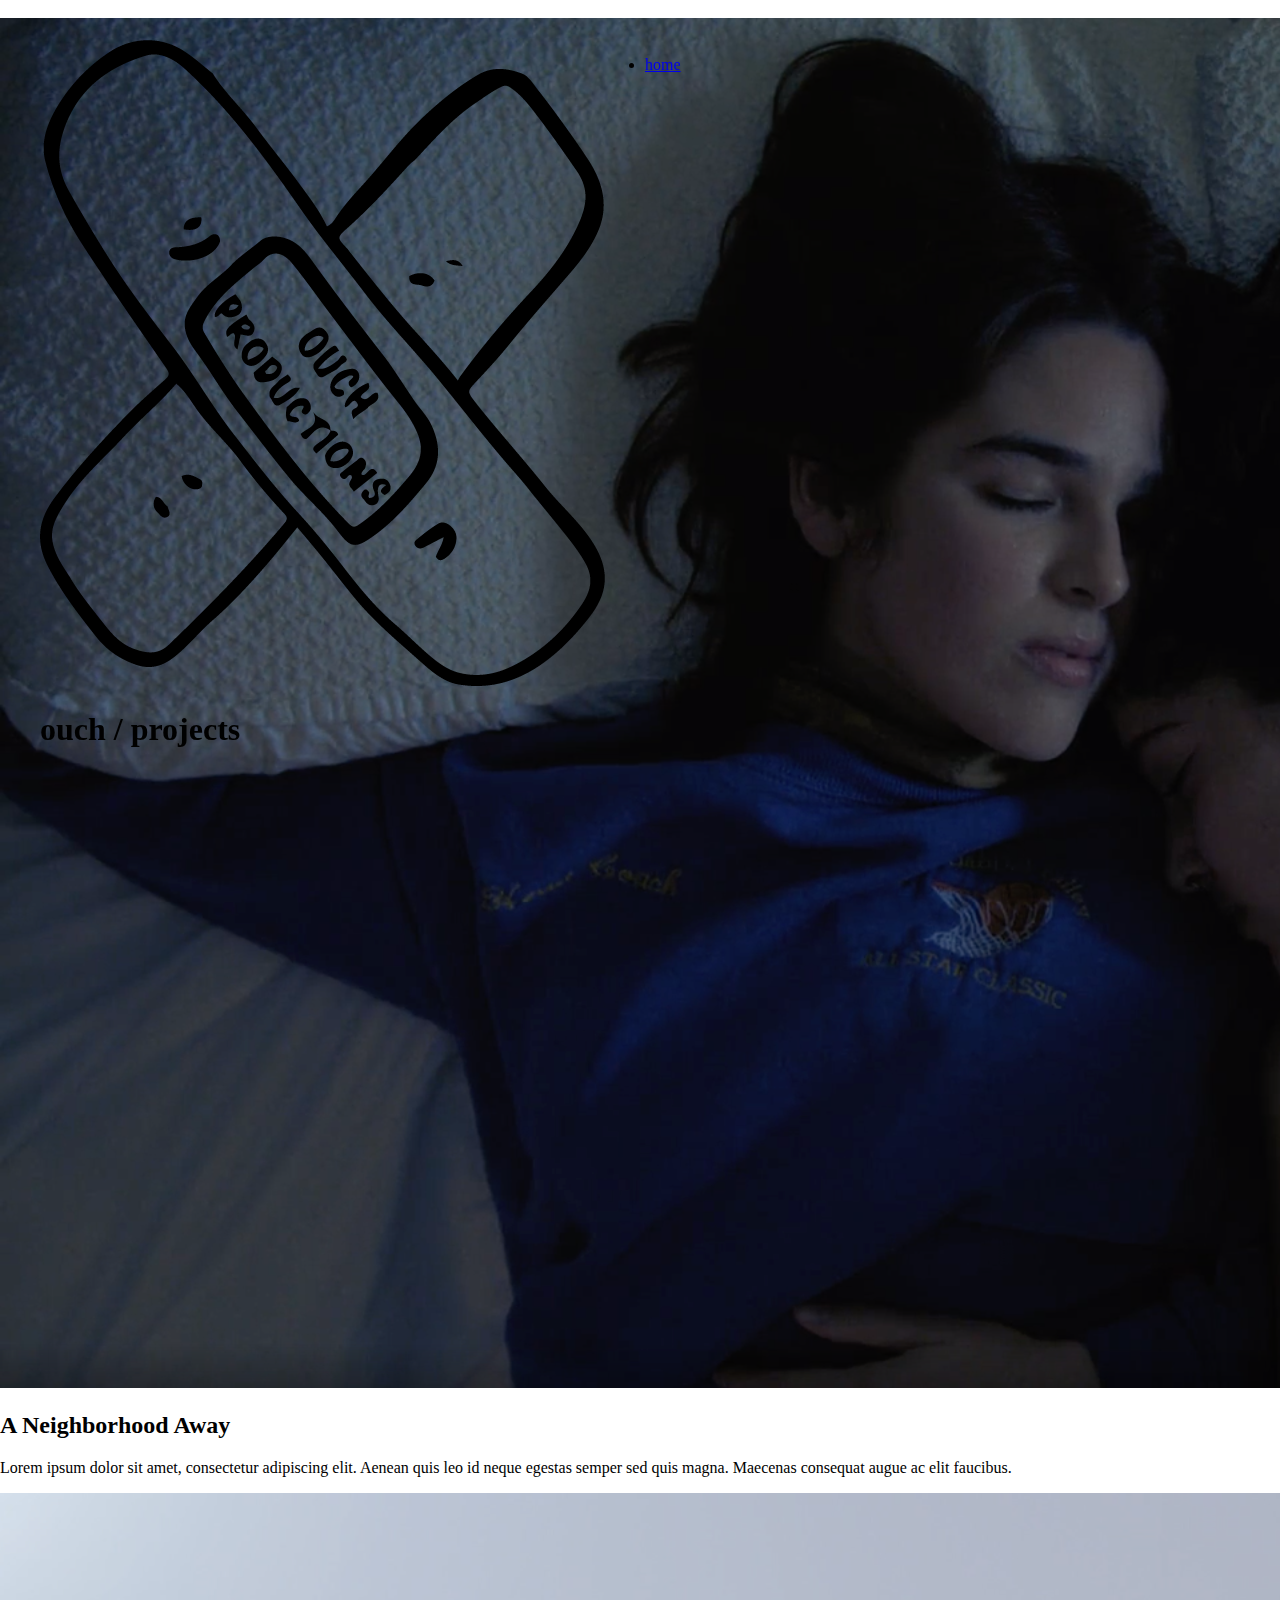
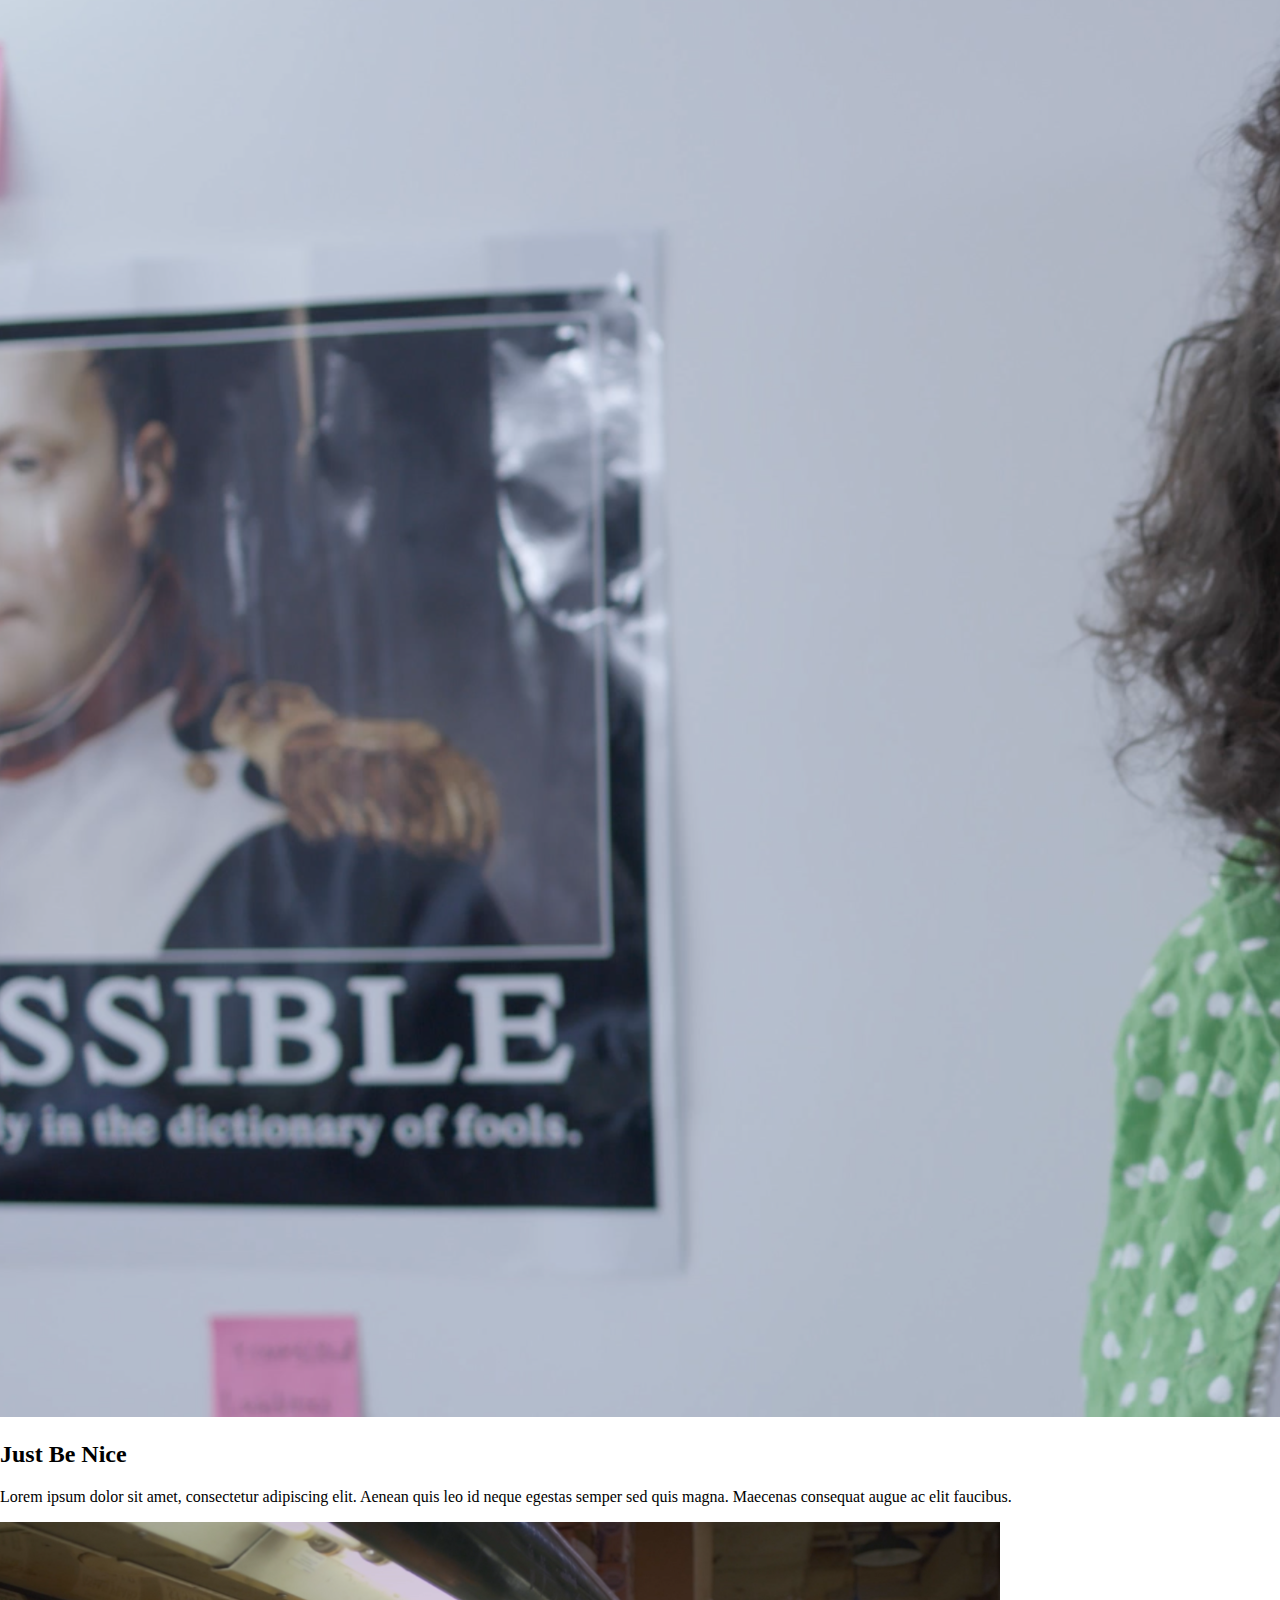
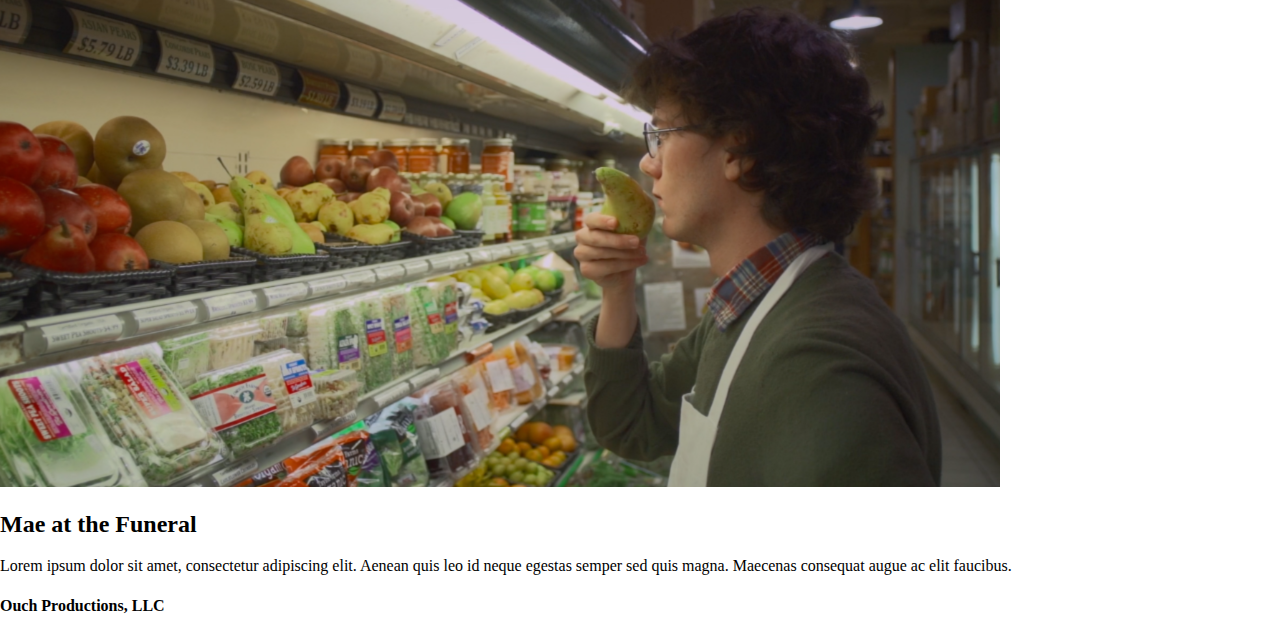
<file: projects/projects.html>
<!DOCTYPE html>
<html lang="en">
<head>
    <meta charset="UTF-8">
    <meta http-equiv="X-UA-Compatible" content="IE=edge">
    <meta name="viewport" content="width=device-width, initial-scale=1.0">
    <link rel="preconnect" href="https://fonts.gstatic.com" crossorigin>
    <link href="https://fonts.googleapis.com/css2?family=Zilla+Slab:wght@400;700&display=swap" rel="stylesheet">
    <link href="../styles.css" rel="stylesheet">
    <title>Projects</title>
    <meta name="description" content="Ouch projects include an array of short films and series.">
</head>
<body>
    <header>
        <div id="location">
            <a href="#"><img src="../images/ouch-logo.webp" alt="OUCH Productions logo, two crossing band-aids making an X"></a>
            <h1>ouch / projects</h1>
        </div>
        <ul id="nav-list">
            <li><a href="../index.html">home</a></li>
        </ul>
    </header>
    <br>
    <div id="content">
        <div class="vid-section first">
            <div class="vid">
                <img src="../images/ANA-cover.png" alt="A scene from Ouch's \'A Neighborhood Away\', a couple embracing in bed">
            </div>
            <div class="vid-text">
                <h2>A Neighborhood Away</h2>
                <p>Lorem ipsum dolor sit amet, consectetur adipiscing elit. Aenean quis leo id neque egestas semper sed quis magna. Maecenas consequat augue ac elit faucibus.</p>
            </div>
        </div>
        <div class="vid-section">
            <div class="vid">
                <img src="../images/JBN-cover-1.png" alt="A scene from Ouch's \'Just Be Nice\', a young woman in an office looking concerned">
            </div>
            <div class="vid-text">
                <h2>Just Be Nice</h2>
                <p>Lorem ipsum dolor sit amet, consectetur adipiscing elit. Aenean quis leo id neque egestas semper sed quis magna. Maecenas consequat augue ac elit faucibus.</p>
            </div>
        </div>
        <div class="vid-section last">
            <div class="vid">
                <img src="../images/MATF-grab-1.png" alt="A scene from Ouch's \'Mae at the Funeral\', a grocery store clerk sniffing a banana">
            </div>
            <div class="vid-text">
                <h2>Mae at the Funeral</h2>
                <p>Lorem ipsum dolor sit amet, consectetur adipiscing elit. Aenean quis leo id neque egestas semper sed quis magna. Maecenas consequat augue ac elit faucibus.</p>
            </div>
        </div>
    </div>
    <footer>
            <h4>Ouch Productions, LLC</h4>
    </footer>
</body>
</html>
</file>
<file: styles.css>
body {
    margin: 0;
    padding: 0;
}

header {
    position: fixed;
    display: grid;
    grid-template-columns: repeat(3, 1fr);
    padding: 40px;
    width: calc(100% - 80px);
}

.menu-bar {
    width: 25px;
    height: 4px;
    margin-bottom: 5px;
    background-color: white;
}

.header-center {
    display: flex;
    justify-content: center;
}

.header-center img {
    height: 60px;
    filter: invert();
}

.header-right {
    display: flex;
    justify-content: flex-end;
}

.header-right img {
    height: 25px;
    filter: brightness(0) invert();
    margin-left: 20px;
}

#banner .vid-wrapper {
    width: 100vw;
    max-width: 1800px;
    height: 100vh;
    min-height: 400px;
    max-height: 1000px;
    overflow: hidden;
    display: flex;
    justify-content: center;
    align-items: flex-start;
}

#banner video {
    height: 120%;
}

#banner .wide {
    display: none;
}

@media only screen and (min-width: 600px) {
    
    #banner .wide {
            display: block;
        }
    
    #banner .mid {
            display: none;
        }

}
</file>
<file: styles/styles.css>
/* -- HOME PAGE -- */


main {
    position: relative;
    top: 90px;
}


/* -- 2 - Banner -- */

#banner {
    margin: 0 auto;
    display: flex;
    justify-content: center;
    align-items: center;
}

#banner .vid-wrapper {
    height: 400px;
    width: 80%;
    max-width: 800px;
    overflow: hidden;
    border-radius: 15px;
    display: flex;
    justify-content: center;
    align-items: flex-start;
    z-index: 8;
}

#banner video {
    height: 120%;
}

#banner .wide, #banner .mobile {
    display: none;
}

#banner img {
    filter: invert(1);
    width: 180px;
    position: absolute;
    opacity: 0.8;
    z-index: 9;
}

/* -- 3 - Text -- */

#text {
    display: flex;
    flex-direction: column;
    width: 80%;
    max-width: 700px;
    margin: 80px auto;
}

#about-text, address {
    margin: 0 20px;
    font-style: normal;
}

address p {
    font-size: 4vw;
    font-weight: bold;
    margin: 18.72px 0;
    letter-spacing: .06rem;
}



@media only screen and (min-width: 900px) {
    
    #text {
        flex-direction: row;
    }
}

@media only screen and (min-width: 500px) {
    
    #banner .wide {
            display: block;
        }
    
    #banner .mid {
            display: none;
        }

    address p {
        font-size: 18.72px;
    }
}

@media only screen and (min-width: 400px) {

    #banner img {
        width: 250px;
    }
}
</file>
<file: styles/universal.css>
/* -- UNIVERSAL -- */


body {
    background-color: white;
    margin: 0;
    padding: 0;
    font-family: 'Zilla Slab', Courier, monospace;
}

a {
    text-decoration: none;
}

h1 {
    font-size: 24px;
    margin: 19.92px 0;
}

h1, h2 {
    letter-spacing: .05rem;
}

/* -- Header -- */

header {
    background-color: transparent;
    display: flex;
    justify-content: space-between;
    align-items: center;
    position: fixed;
    width: 100%;
    height: 60px;
    z-index: 10;
}

header img {
    height: 40px;
    margin: 10px 20px;
}

#path {
    display: flex;
    align-items: center;
    justify-content: center;
}

#path h1 {
    font-size: 1.5rem;
    font-weight: normal;
    opacity: .7;
}

#nav-list {
    display: flex;
    align-items: flex-end;
    margin-right: 10px;
}

#nav-list li {
    list-style: none;
    margin: 0 10px;
}

#nav-list a {
    color: black;
    font-size: 1.5rem;
}

/* -- Footer -- */

footer {
    box-sizing: border-box;
    color: black;
    padding: 1px 25px;
    width: 100%;
    height: fit-content;
    margin-top: 240px;
}

footer h2 {
    font-size: 16px;
    margin: 21.28px 0;
    letter-spacing: normal;
}
</file>
<file: styles/projects.css>
main {
    padding: 0 80px;
}

.vid-section {
    display: flex;
    justify-content: center;
    align-items: center;
    margin: 80px auto;
    padding-bottom: 100px;
    max-width: 1100px;
    /*border-bottom: 1px solid darkgrey;*/
}

.first {
    margin-top: 100px;
}

/*.last {
    border-bottom: none;
    padding-bottom: 50px;
}*/

.vid {
    display: flex;
    justify-content: center;
    width: 50%;
    margin: 10px 30px;
}

.vid img {
    min-width: 400px;
    max-width: 1000px;
    border-radius: 15px;
}

.vid-text {
    width: 50%;
    max-width: 600px;
    margin: 20px 30px;
}

.laurels {
    display: flex;
}

.laurels img {
    filter: invert(1);
    width: 120px;
    margin: 10px;
}


@media only screen and (max-width: 1200px) {

    .vid-section {
        flex-direction: column;
        margin: 300px auto;
        padding-bottom: 50px;
    }

    .vid-text {

        min-width: 350px;
    }

    .first {
        margin-top: 100px;
    }

}

@media only screen and (max-width: 600px) {

    main {
        padding: 0;
    }

    .vid-section {
        border-bottom: none;
    }
}

@media only screen and (max-width: 500px) {
    
    main {
        display: flex;
        flex-direction: column;
        align-items: center;
    }

    .vid img {
        width: 70%;
    }

    .vid-section {
        margin: 120px auto 50px !important;
    }

    .vid-wrapper {
        min-width: 0;
        width: 80%;
    }

}
</file>
